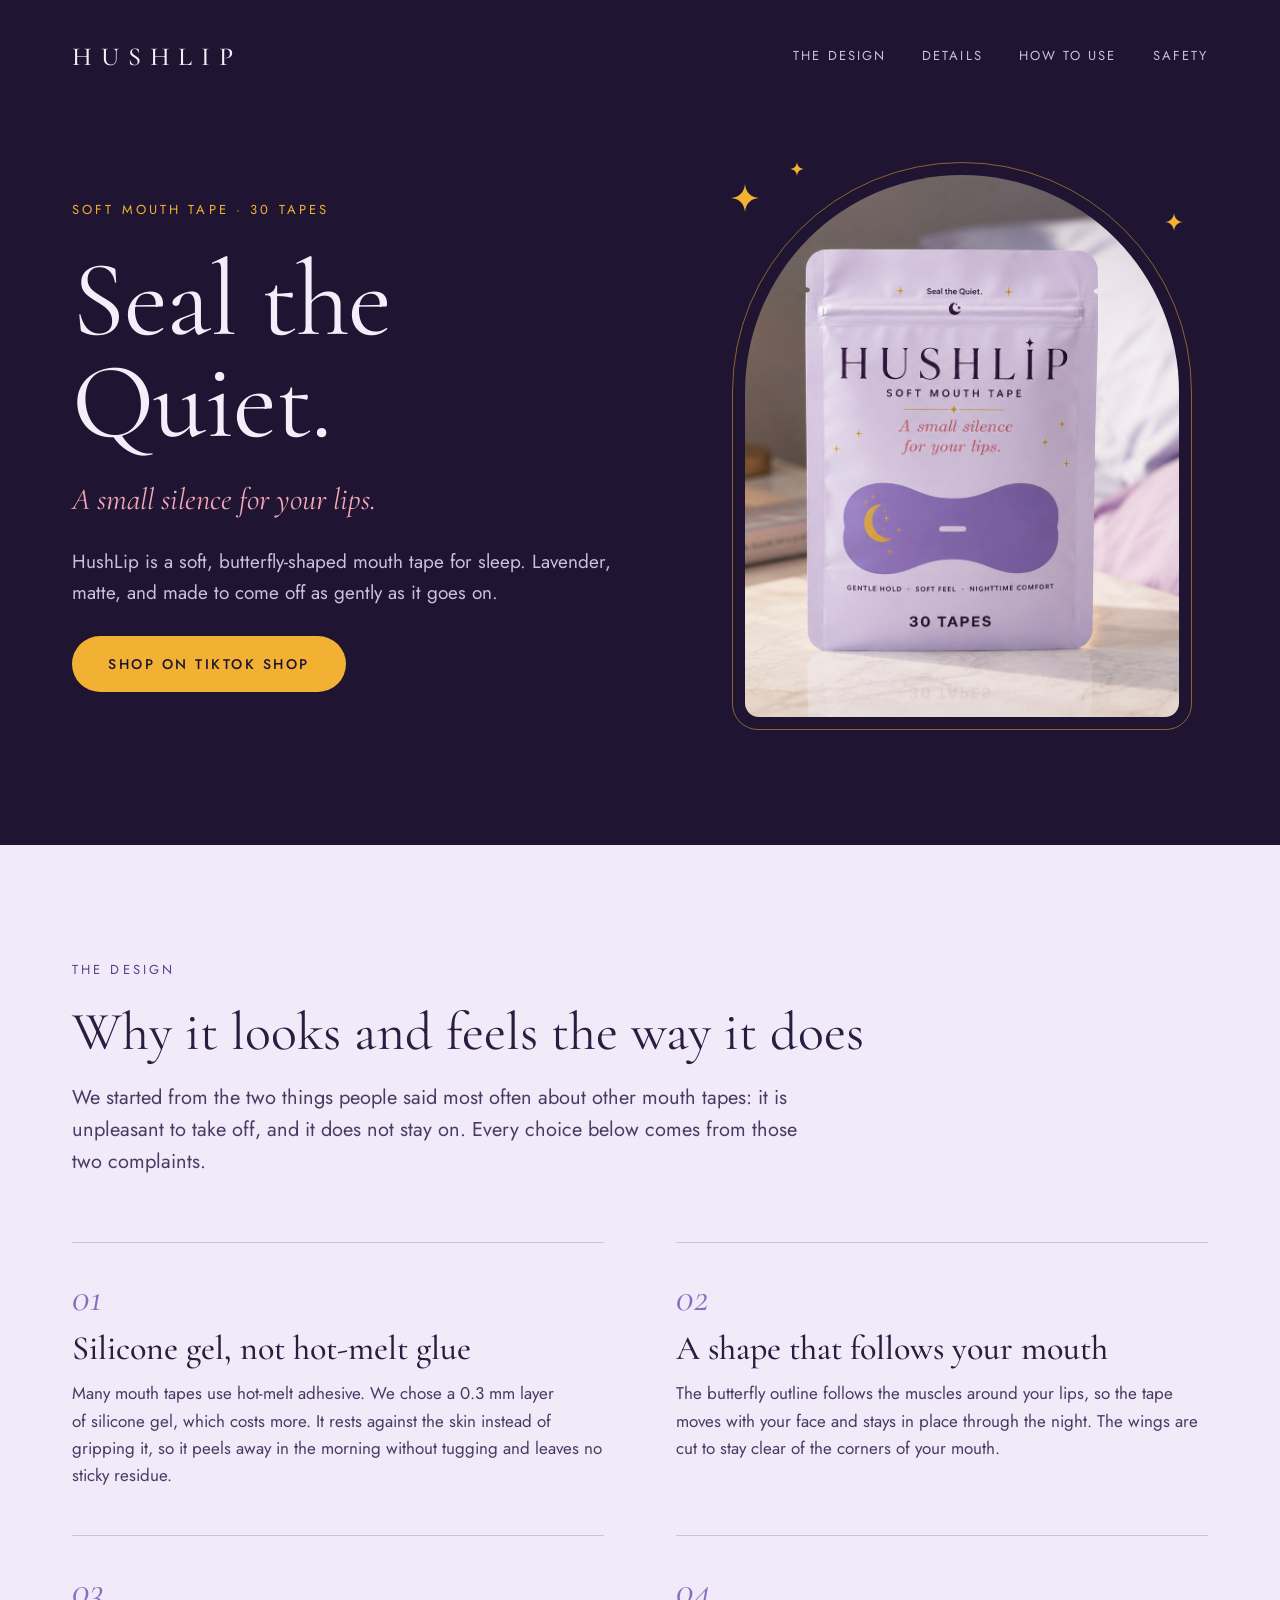
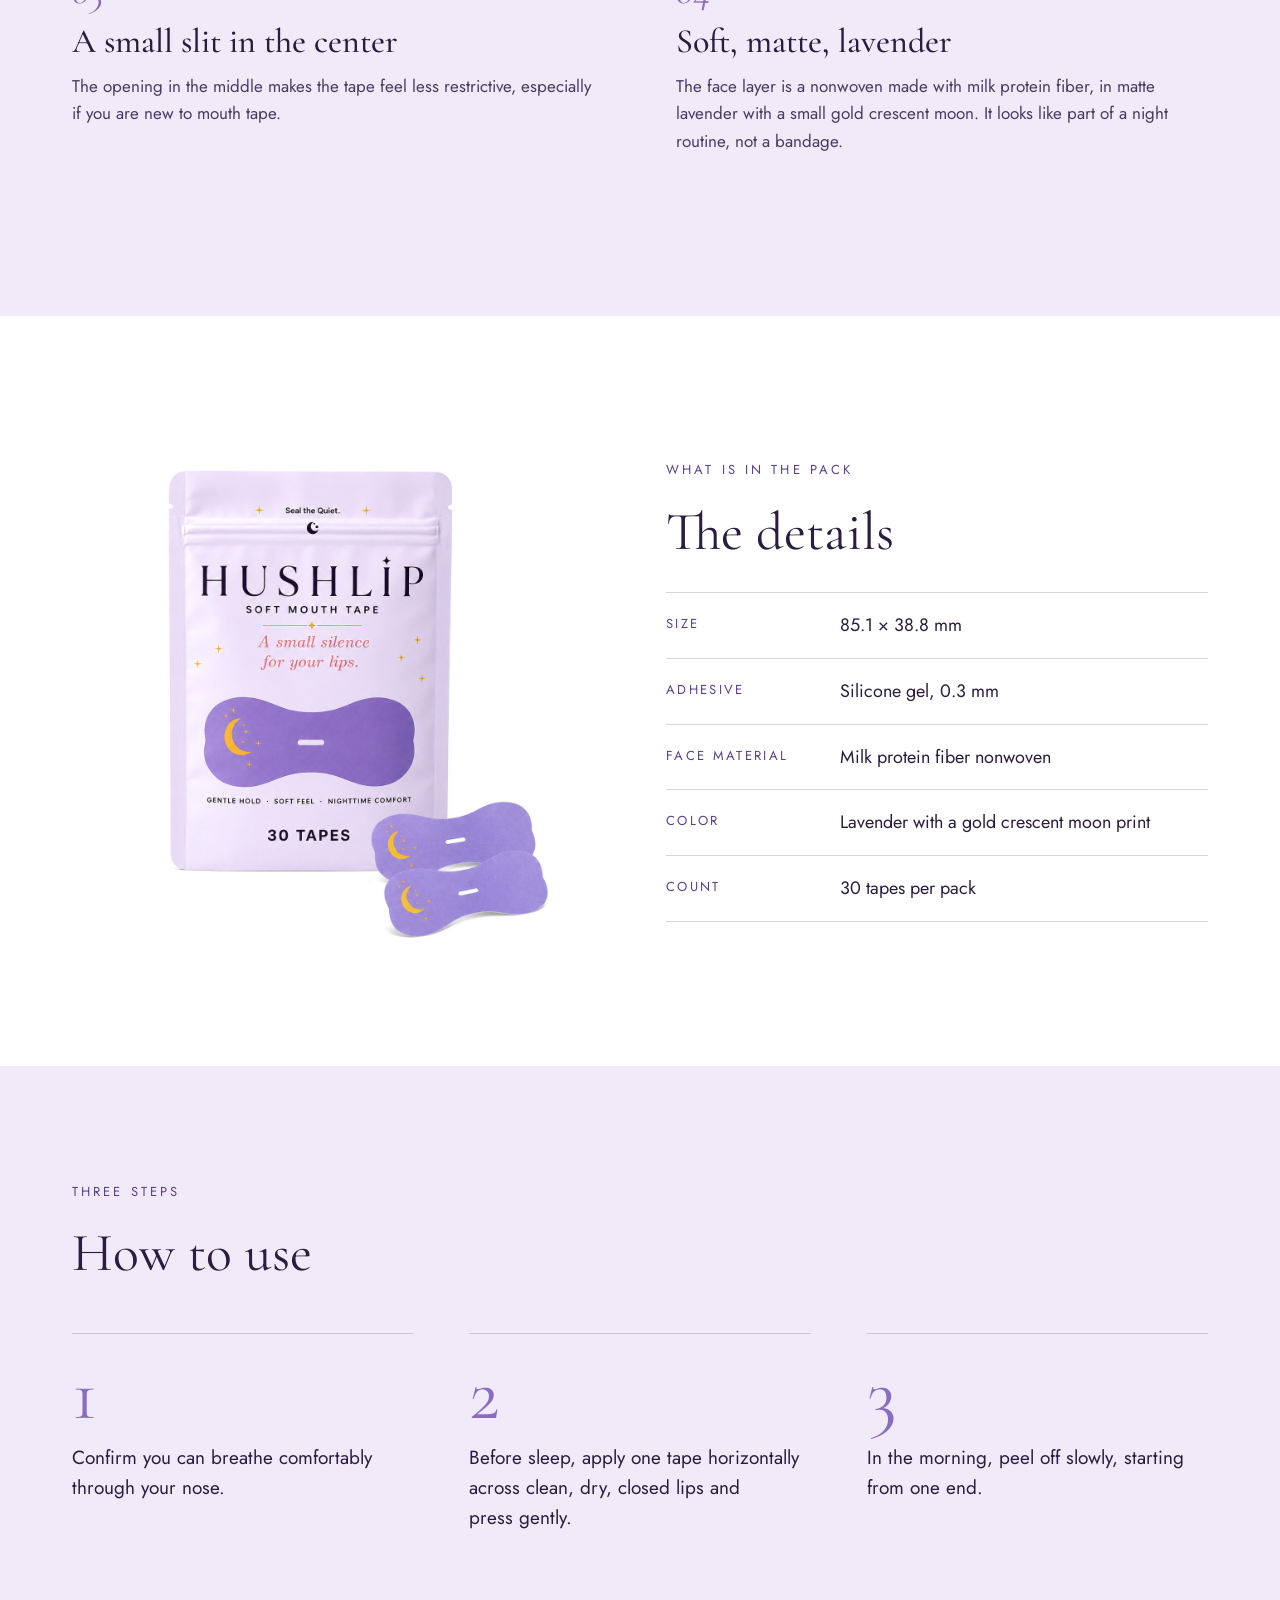
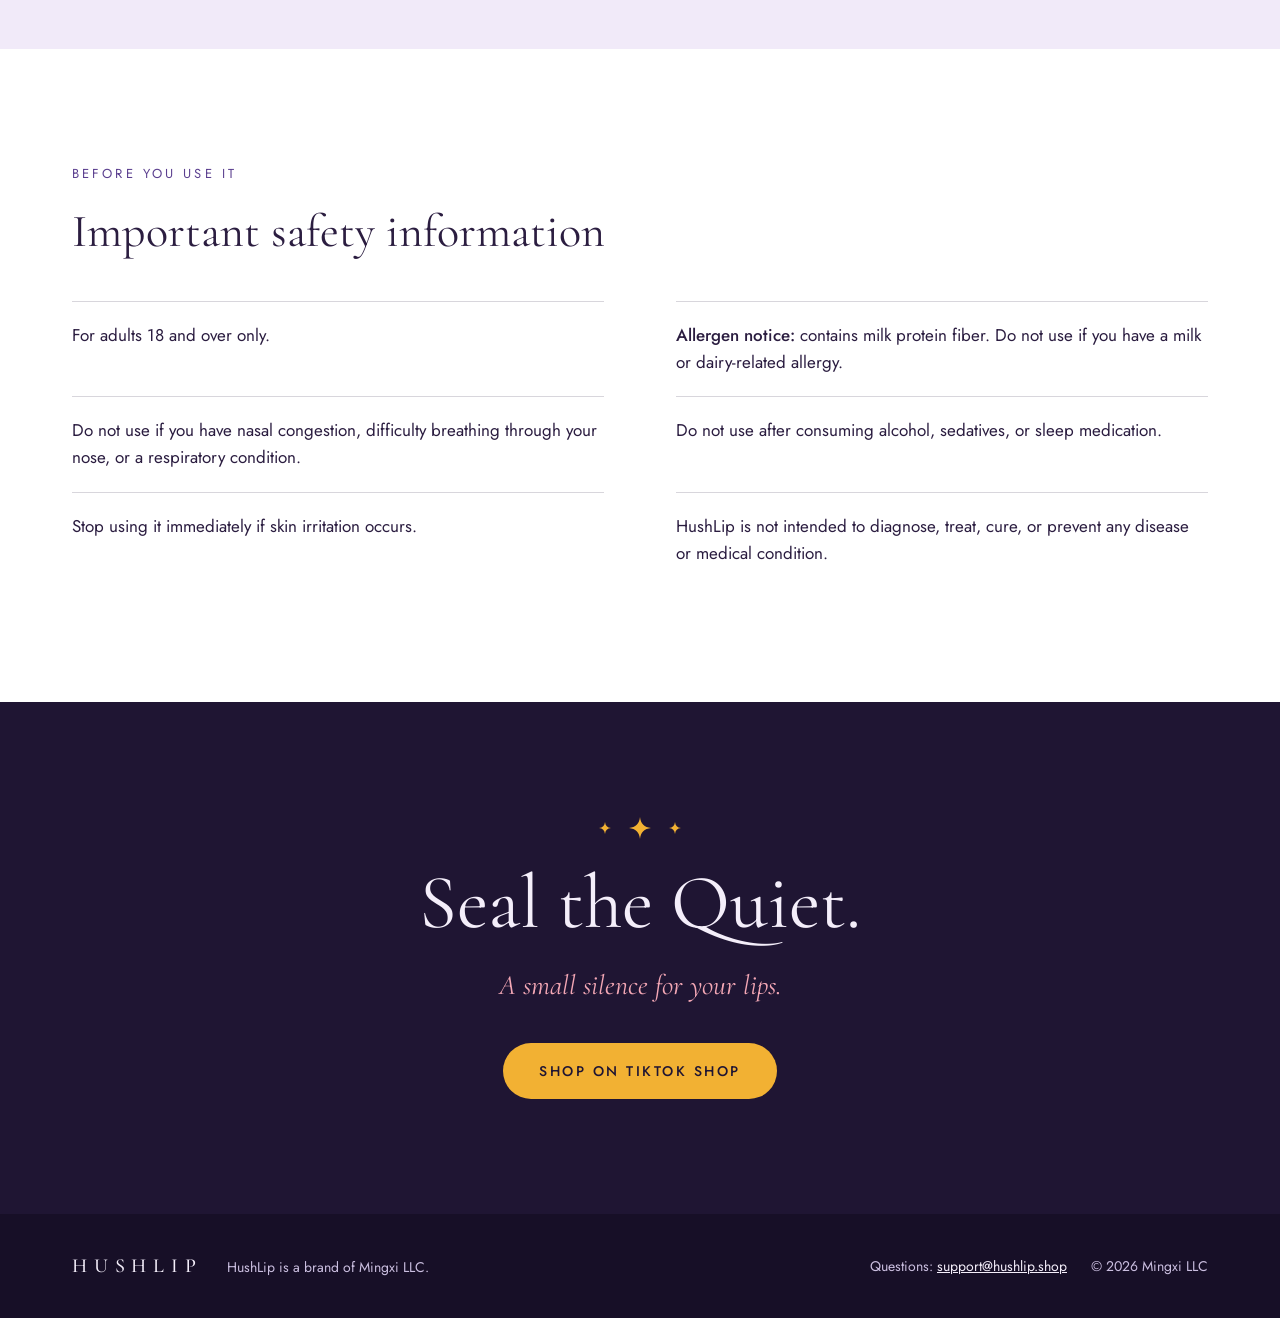
<file: index.html>
<!doctype html>
<html lang="en">
<head>
<meta charset="utf-8">
<meta name="viewport" content="width=device-width, initial-scale=1">
<title>HushLip Soft Mouth Tape for Sleep | Seal the Quiet.</title>
<meta name="description" content="HushLip is a soft, butterfly-shaped mouth tape for sleep, made with a silicone gel adhesive and a milk protein fiber face. Lavender, matte, 30 tapes per pack.">
<link rel="canonical" href="https://hushlip.shop/">
<meta name="theme-color" content="#1F1533">

<meta property="og:type" content="website">
<meta property="og:site_name" content="HushLip">
<meta property="og:title" content="HushLip Soft Mouth Tape for Sleep">
<meta property="og:description" content="A soft, butterfly-shaped mouth tape for sleep. Lavender, matte, and made to come off as gently as it goes on.">
<meta property="og:url" content="https://hushlip.shop/">
<meta property="og:image" content="https://hushlip.shop/assets/og.jpg">
<meta property="og:image:width" content="1200">
<meta property="og:image:height" content="630">
<meta property="og:image:alt" content="HushLip Soft Mouth Tape pouch on a bedside table">
<meta name="twitter:card" content="summary_large_image">

<link rel="icon" href="/favicon.svg" type="image/svg+xml">
<link rel="apple-touch-icon" href="/assets/apple-touch-icon.png">
<link rel="preload" href="/assets/fonts/cormorant-garamond-latin-400-normal.woff2" as="font" type="font/woff2" crossorigin>
<link rel="preload" href="/assets/fonts/jost-latin-400-normal.woff2" as="font" type="font/woff2" crossorigin>
<link rel="stylesheet" href="/assets/styles.css">

<script type="application/ld+json">
{
  "@context": "https://schema.org",
  "@graph": [
    {
      "@type": "Brand",
      "@id": "https://hushlip.shop/#brand",
      "name": "HushLip",
      "url": "https://hushlip.shop/",
      "logo": "https://hushlip.shop/assets/icon-512.png",
      "slogan": "Seal the Quiet."
    },
    {
      "@type": "Organization",
      "@id": "https://hushlip.shop/#organization",
      "name": "Mingxi LLC",
      "url": "https://hushlip.shop/",
      "email": "support@hushlip.shop",
      "brand": { "@id": "https://hushlip.shop/#brand" }
    },
    {
      "@type": "WebSite",
      "@id": "https://hushlip.shop/#website",
      "name": "HushLip",
      "url": "https://hushlip.shop/",
      "inLanguage": "en-US",
      "publisher": { "@id": "https://hushlip.shop/#organization" }
    },
    {
      "@type": "Product",
      "@id": "https://hushlip.shop/#product",
      "name": "HushLip Soft Mouth Tape",
      "description": "A soft, butterfly-shaped mouth tape for sleep with a 0.3 mm silicone gel adhesive, a milk protein fiber nonwoven face and a center slit. Lavender with a gold crescent moon print. 30 tapes per pack.",
      "brand": { "@id": "https://hushlip.shop/#brand" },
      "url": "https://hushlip.shop/",
      "image": [
        "https://hushlip.shop/assets/hushlip-pouch-tapes.jpg",
        "https://hushlip.shop/assets/hushlip-bedside.jpg"
      ],
      "color": "Lavender",
      "material": "Milk protein fiber nonwoven face, silicone gel adhesive",
      "size": "85.1 x 38.8 mm",
      "additionalProperty": [
        { "@type": "PropertyValue", "name": "Adhesive", "value": "Silicone gel, 0.3 mm" },
        { "@type": "PropertyValue", "name": "Count", "value": "30 tapes per pack" },
        { "@type": "PropertyValue", "name": "Intended user", "value": "Adults 18 and over" }
      ]
    }
  ]
}
</script>
</head>
<body id="top">
<a class="skip" href="#design">Skip to content</a>

<header class="hero">
  <div class="wrap topbar">
    <a class="wordmark" href="#top" aria-label="HushLip home">HUSHLIP</a>
    <nav class="nav" aria-label="Sections">
      <a href="#design">The design</a>
      <a href="#details">Details</a>
      <a href="#use">How to use</a>
      <a href="#safety">Safety</a>
    </nav>
  </div>

  <div class="wrap hero-body">
    <div class="hero-copy">
      <p class="label">Soft mouth tape · 30 tapes</p>
      <h1>Seal the<br>Quiet.</h1>
      <p class="tagline">A small silence for your lips.</p>
      <p class="lede">HushLip is a soft, butterfly-shaped mouth tape for sleep. Lavender, matte, and made to come off as gently as it goes on.</p>
      <a class="button" href="https://www.tiktok.com/shop/pdp/1732438737119974097">Shop on TikTok Shop</a>
    </div>

    <div class="hero-art">
      <svg class="star s1" aria-hidden="true" viewBox="0 0 24 24"><path d="M12 0C12.7 7.2 16.8 11.3 24 12C16.8 12.7 12.7 16.8 12 24C11.3 16.8 7.2 12.7 0 12C7.2 11.3 11.3 7.2 12 0Z"/></svg>
      <svg class="star s2" aria-hidden="true" viewBox="0 0 24 24"><path d="M12 0C12.7 7.2 16.8 11.3 24 12C16.8 12.7 12.7 16.8 12 24C11.3 16.8 7.2 12.7 0 12C7.2 11.3 11.3 7.2 12 0Z"/></svg>
      <svg class="star s3" aria-hidden="true" viewBox="0 0 24 24"><path d="M12 0C12.7 7.2 16.8 11.3 24 12C16.8 12.7 12.7 16.8 12 24C11.3 16.8 7.2 12.7 0 12C7.2 11.3 11.3 7.2 12 0Z"/></svg>
      <div class="arch">
        <img src="/assets/hushlip-bedside.jpg" width="1402" height="1122" fetchpriority="high" alt="HushLip Soft Mouth Tape pouch on a bedside table beside a candle and lavender bedding">
      </div>
    </div>
  </div>
</header>

<main>
  <section id="design" class="section section--lavender">
    <div class="wrap">
      <div class="section-head">
        <p class="label">The design</p>
        <h2 class="display">Why it looks and feels the way it does</h2>
        <p class="lead">We started from the two things people said most often about other mouth tapes: it is unpleasant to take off, and it does not stay on. Every choice below comes from those two complaints.</p>
      </div>

      <div class="points">
        <article class="point">
          <div class="num" aria-hidden="true">01</div>
          <h3>Silicone gel, not hot-melt glue</h3>
          <p>Many mouth tapes use hot-melt adhesive. We chose a 0.3 mm layer of silicone gel, which costs more. It rests against the skin instead of gripping it, so it peels away in the morning without tugging and leaves no sticky residue.</p>
        </article>
        <article class="point">
          <div class="num" aria-hidden="true">02</div>
          <h3>A shape that follows your mouth</h3>
          <p>The butterfly outline follows the muscles around your lips, so the tape moves with your face and stays in place through the night. The wings are cut to stay clear of the corners of your mouth.</p>
        </article>
        <article class="point">
          <div class="num" aria-hidden="true">03</div>
          <h3>A small slit in the center</h3>
          <p>The opening in the middle makes the tape feel less restrictive, especially if you are new to mouth tape.</p>
        </article>
        <article class="point">
          <div class="num" aria-hidden="true">04</div>
          <h3>Soft, matte, lavender</h3>
          <p>The face layer is a nonwoven made with milk protein fiber, in matte lavender with a small gold crescent moon. It looks like part of a night routine, not a bandage.</p>
        </article>
      </div>
    </div>
  </section>

  <section id="details" class="section section--white">
    <div class="wrap details">
      <div class="details-art">
        <img src="/assets/hushlip-pouch-tapes.jpg" width="1254" height="1254" alt="HushLip Soft Mouth Tape pouch with two lavender butterfly-shaped tapes, each with a gold crescent moon and a center slit">
      </div>
      <div class="details-copy">
        <p class="label">What is in the pack</p>
        <h2 class="display">The details</h2>
        <dl class="specs">
          <div><dt>Size</dt><dd>85.1 × 38.8 mm</dd></div>
          <div><dt>Adhesive</dt><dd>Silicone gel, 0.3 mm</dd></div>
          <div><dt>Face material</dt><dd>Milk protein fiber nonwoven</dd></div>
          <div><dt>Color</dt><dd>Lavender with a gold crescent moon print</dd></div>
          <div><dt>Count</dt><dd>30 tapes per pack</dd></div>
        </dl>
      </div>
    </div>
  </section>

  <section id="use" class="section section--lavender">
    <div class="wrap">
      <div class="section-head">
        <p class="label">Three steps</p>
        <h2 class="display">How to use</h2>
      </div>
      <ol class="steps">
        <li>
          <div class="num" aria-hidden="true">1</div>
          <p>Confirm you can breathe comfortably through your nose.</p>
        </li>
        <li>
          <div class="num" aria-hidden="true">2</div>
          <p>Before sleep, apply one tape horizontally across clean, dry, closed lips and press gently.</p>
        </li>
        <li>
          <div class="num" aria-hidden="true">3</div>
          <p>In the morning, peel off slowly, starting from one end.</p>
        </li>
      </ol>
    </div>
  </section>

  <section id="safety" class="section section--white">
    <div class="wrap">
      <div class="section-head">
        <p class="label">Before you use it</p>
        <h2 class="display safety-title">Important safety information</h2>
      </div>
      <ul class="safety">
        <li>For adults 18 and over only.</li>
        <li><strong>Allergen notice:</strong> contains milk protein fiber. Do not use if you have a milk or dairy-related allergy.</li>
        <li>Do not use if you have nasal congestion, difficulty breathing through your nose, or a respiratory condition.</li>
        <li>Do not use after consuming alcohol, sedatives, or sleep medication.</li>
        <li>Stop using it immediately if skin irritation occurs.</li>
        <li>HushLip is not intended to diagnose, treat, cure, or prevent any disease or medical condition.</li>
      </ul>
    </div>
  </section>

  <section class="section closing">
    <div class="wrap">
      <div class="stars" aria-hidden="true">
        <svg class="star" viewBox="0 0 24 24"><path d="M12 0C12.7 7.2 16.8 11.3 24 12C16.8 12.7 12.7 16.8 12 24C11.3 16.8 7.2 12.7 0 12C7.2 11.3 11.3 7.2 12 0Z"/></svg>
        <svg class="star" viewBox="0 0 24 24"><path d="M12 0C12.7 7.2 16.8 11.3 24 12C16.8 12.7 12.7 16.8 12 24C11.3 16.8 7.2 12.7 0 12C7.2 11.3 11.3 7.2 12 0Z"/></svg>
        <svg class="star" viewBox="0 0 24 24"><path d="M12 0C12.7 7.2 16.8 11.3 24 12C16.8 12.7 12.7 16.8 12 24C11.3 16.8 7.2 12.7 0 12C7.2 11.3 11.3 7.2 12 0Z"/></svg>
      </div>
      <h2>Seal the Quiet.</h2>
      <p class="tagline">A small silence for your lips.</p>
      <a class="button" href="https://www.tiktok.com/shop/pdp/1732438737119974097">Shop on TikTok Shop</a>
    </div>
  </section>
</main>

<footer class="footer">
  <div class="wrap">
    <div class="group">
      <span class="wordmark">HUSHLIP</span>
      <span>HushLip is a brand of Mingxi LLC.</span>
    </div>
    <div class="group">
      <span>Questions: <a href="mailto:support@hushlip.shop">support@hushlip.shop</a></span>
      <span>© 2026 Mingxi LLC</span>
    </div>
  </div>
</footer>
</body>
</html>
</file>
<file: assets/styles.css>
/* HushLip — hushlip.shop */

@font-face {
  font-family: 'Cormorant Garamond';
  font-style: normal;
  font-weight: 400;
  font-display: swap;
  src: url('fonts/cormorant-garamond-latin-400-normal.woff2') format('woff2');
}
@font-face {
  font-family: 'Cormorant Garamond';
  font-style: normal;
  font-weight: 500;
  font-display: swap;
  src: url('fonts/cormorant-garamond-latin-500-normal.woff2') format('woff2');
}
@font-face {
  font-family: 'Cormorant Garamond';
  font-style: italic;
  font-weight: 400;
  font-display: swap;
  src: url('fonts/cormorant-garamond-latin-400-italic.woff2') format('woff2');
}
@font-face {
  font-family: 'Jost';
  font-style: normal;
  font-weight: 400;
  font-display: swap;
  src: url('fonts/jost-latin-400-normal.woff2') format('woff2');
}
@font-face {
  font-family: 'Jost';
  font-style: normal;
  font-weight: 500;
  font-display: swap;
  src: url('fonts/jost-latin-500-normal.woff2') format('woff2');
}

:root {
  --night: #1F1533;
  --night-deep: #170F27;
  --ink: #2B1D40;
  --ink-soft: #4A3B63;
  --lavender: #F1EAF9;
  --white: #FFFFFF;
  --plum: #5B3F8F;
  --tape: #8A6DC1;
  --gold: #F2B133;
  --gold-bright: #F7C258;
  --rose: #F3A7B5;
  --mist: #CBBFE0;
  --paper: #F4EEFA;
  --rule: rgba(43, 29, 64, 0.18);
  --serif: 'Cormorant Garamond', Garamond, 'Times New Roman', serif;
  --sans: 'Jost', 'Century Gothic', 'Avenir Next', system-ui, sans-serif;
  --pad-x: clamp(20px, 4vw, 32px);
  --pad-y: clamp(72px, 9vw, 120px);
}

*, *::before, *::after { box-sizing: border-box; }

html { scroll-behavior: smooth; -webkit-text-size-adjust: 100%; }

body {
  margin: 0;
  font-family: var(--sans);
  font-size: 17px;
  line-height: 1.6;
  color: var(--ink);
  background: var(--lavender);
  -webkit-font-smoothing: antialiased;
}

img { display: block; max-width: 100%; height: auto; }

h1, h2, h3, p, dl, dd, ol, ul { margin: 0; }
ol, ul { padding: 0; list-style: none; }

a { color: var(--plum); }
a:hover { color: var(--ink); }

:focus-visible { outline: 2px solid var(--gold); outline-offset: 3px; border-radius: 4px; }

.skip {
  position: absolute; left: 16px; top: -60px;
  padding: 10px 16px; border-radius: 8px;
  background: var(--paper); color: var(--ink); text-decoration: none;
  z-index: 10;
}
.skip:focus { top: 16px; }

.wrap { max-width: 1200px; margin: 0 auto; padding-left: var(--pad-x); padding-right: var(--pad-x); }

.label {
  font-size: 13px; letter-spacing: 0.24em; text-transform: uppercase; color: var(--plum);
}

.display {
  font-family: var(--serif); font-weight: 400; line-height: 1.06; color: var(--ink);
  font-size: clamp(38px, 4.2vw, 58px); text-wrap: balance;
}

.star { fill: var(--gold); }

/* ---------- Hero ---------- */

.hero { position: relative; overflow: hidden; background: var(--night); color: var(--paper); }

.topbar {
  display: flex; flex-wrap: wrap; align-items: center; justify-content: space-between;
  gap: 8px 32px; padding-top: 28px; padding-bottom: 28px;
}

.wordmark {
  font-family: var(--serif); font-size: 26px; font-weight: 500; letter-spacing: 0.34em;
  color: var(--paper); text-decoration: none; padding: 8px 0;
}
.wordmark:hover { color: var(--paper); }

.nav { display: flex; flex-wrap: wrap; align-items: center; gap: 0 36px; font-size: 13px; letter-spacing: 0.16em; text-transform: uppercase; }
.nav a { color: var(--mist); text-decoration: none; padding: 12px 0; }
.nav a:hover { color: var(--paper); }

.hero-body {
  display: flex; flex-wrap: wrap; align-items: center; gap: 56px 72px;
  padding-top: 48px; padding-bottom: var(--pad-y);
}

.hero-copy { flex: 1 1 440px; min-width: 0; display: flex; flex-direction: column; align-items: flex-start; gap: 28px; }
.hero-copy .label { color: var(--gold); }

.hero h1 {
  font-family: var(--serif); font-weight: 400; letter-spacing: -0.01em; line-height: 0.95;
  font-size: clamp(60px, 8.4vw, 124px); color: var(--paper);
}

.tagline { font-family: var(--serif); font-style: italic; line-height: 1.25; color: var(--rose); font-size: clamp(24px, 2.4vw, 32px); }

.lede { max-width: 30em; font-size: 19px; color: var(--mist); text-wrap: pretty; }

.button {
  display: inline-flex; align-items: center; justify-content: center;
  min-height: 56px; padding: 0 36px; border-radius: 999px;
  background: var(--gold); color: var(--night);
  font-size: 14px; font-weight: 500; letter-spacing: 0.18em; text-transform: uppercase; text-decoration: none;
  transition: background-color 0.2s ease, transform 0.2s ease;
}
.button:hover { background: var(--gold-bright); color: var(--night); transform: translateY(-1px); }

.hero-art { flex: 1 1 360px; min-width: 0; position: relative; display: flex; justify-content: center; }
.hero-art .star { position: absolute; }
.hero-art .s1 { left: 3%; top: 4%; width: 28px; height: 28px; }
.hero-art .s2 { left: 15%; top: 0; width: 14px; height: 14px; }
.hero-art .s3 { right: 5%; top: 9%; width: 18px; height: 18px; }

.arch {
  width: 100%; max-width: 460px; padding: 12px;
  border: 1px solid rgba(242, 177, 51, 0.5);
  border-radius: 230px 230px 26px 26px;
}
.arch img { width: 100%; aspect-ratio: 4 / 5; object-fit: cover; border-radius: 217px 217px 14px 14px; }

/* ---------- Sections ---------- */

.section { padding-top: var(--pad-y); padding-bottom: var(--pad-y); }
.section--white { background: var(--white); }
.section--lavender { background: var(--lavender); }

.section-head { display: flex; flex-direction: column; gap: 22px; }
.section-head .lead { max-width: 38em; font-size: 20px; color: var(--ink-soft); text-wrap: pretty; }
.section-head .display { max-width: 15em; }

/* Design points */

.points { margin-top: 64px; display: grid; grid-template-columns: repeat(auto-fit, minmax(min(440px, 100%), 1fr)); gap: 0 72px; }
.point { border-top: 1px solid var(--rule); padding: 34px 0 46px; display: flex; flex-direction: column; gap: 12px; }
.point .num { font-family: var(--serif); font-style: italic; font-size: 40px; line-height: 1; color: var(--tape); }
.point h3 { font-family: var(--serif); font-weight: 500; font-size: 34px; line-height: 1.15; color: var(--ink); }
.point p { color: var(--ink-soft); text-wrap: pretty; }

/* Details */

.details { display: flex; flex-wrap: wrap; align-items: center; gap: 48px 72px; }
.details-art { flex: 1 1 380px; min-width: 0; display: flex; justify-content: center; }
.details-art img { width: 100%; max-width: 520px; aspect-ratio: 1 / 1; object-fit: contain; }
.details-copy { flex: 1 1 400px; min-width: 0; display: flex; flex-direction: column; gap: 22px; }

.specs { margin-top: 10px; border-bottom: 1px solid var(--rule); }
.specs > div { display: flex; flex-wrap: wrap; gap: 4px 24px; padding: 18px 0; border-top: 1px solid var(--rule); }
.specs dt { flex: 0 0 150px; padding-top: 3px; font-size: 13px; letter-spacing: 0.18em; text-transform: uppercase; color: var(--plum); }
.specs dd { flex: 1 1 200px; font-size: 18px; color: var(--ink); }

/* How to use */

.steps { margin-top: 52px; display: grid; grid-template-columns: repeat(auto-fit, minmax(min(300px, 100%), 1fr)); gap: 40px 56px; }
.steps li { display: flex; flex-direction: column; gap: 14px; border-top: 1px solid var(--rule); padding-top: 26px; }
.steps .num { font-family: var(--serif); font-size: 76px; line-height: 0.9; color: var(--tape); }
.steps p { font-size: 19px; color: var(--ink); text-wrap: pretty; }

/* Safety */

.safety-title { font-size: clamp(34px, 3.6vw, 50px); line-height: 1.08; }
.safety { margin-top: 44px; display: grid; grid-template-columns: repeat(auto-fit, minmax(min(440px, 100%), 1fr)); gap: 0 72px; }
.safety li { border-top: 1px solid var(--rule); padding: 20px 0; color: var(--ink); }
.safety strong { font-weight: 500; }

/* Closing call to action */

.closing { background: var(--night); color: var(--paper); }
.closing .wrap { display: flex; flex-direction: column; align-items: center; gap: 26px; text-align: center; }
.closing .stars { display: flex; align-items: center; gap: 18px; }
.closing .stars svg { width: 12px; height: 12px; }
.closing .stars svg:nth-child(2) { width: 22px; height: 22px; }
.closing h2 { font-family: var(--serif); font-weight: 400; line-height: 1; color: var(--paper); font-size: clamp(48px, 6vw, 84px); }
.closing .tagline { font-size: clamp(22px, 2.2vw, 28px); }
.closing .button { margin-top: 14px; }

/* Footer */

.footer { background: var(--night-deep); color: var(--mist); font-size: 14px; }
.footer .wrap { display: flex; flex-wrap: wrap; align-items: center; justify-content: space-between; gap: 14px 40px; padding-top: 36px; padding-bottom: 36px; }
.footer .group { display: flex; flex-wrap: wrap; align-items: baseline; gap: 6px 24px; }
.footer .wordmark { font-size: 20px; padding: 0; }
.footer a { color: var(--paper); }
.footer a:hover { color: var(--gold); }

/* ---------- Small screens ---------- */

@media (max-width: 720px) {
  .nav { gap: 0 14px; font-size: 11px; letter-spacing: 0.12em; }
  .topbar { padding-top: 20px; padding-bottom: 12px; }
  .hero-body { padding-top: 24px; gap: 44px; }
  .points { margin-top: 44px; }
  .point h3 { font-size: 30px; }
  .specs dt { flex-basis: 100%; }
}

@media (prefers-reduced-motion: reduce) {
  html { scroll-behavior: auto; }
  .button { transition: none; }
}
</file>
